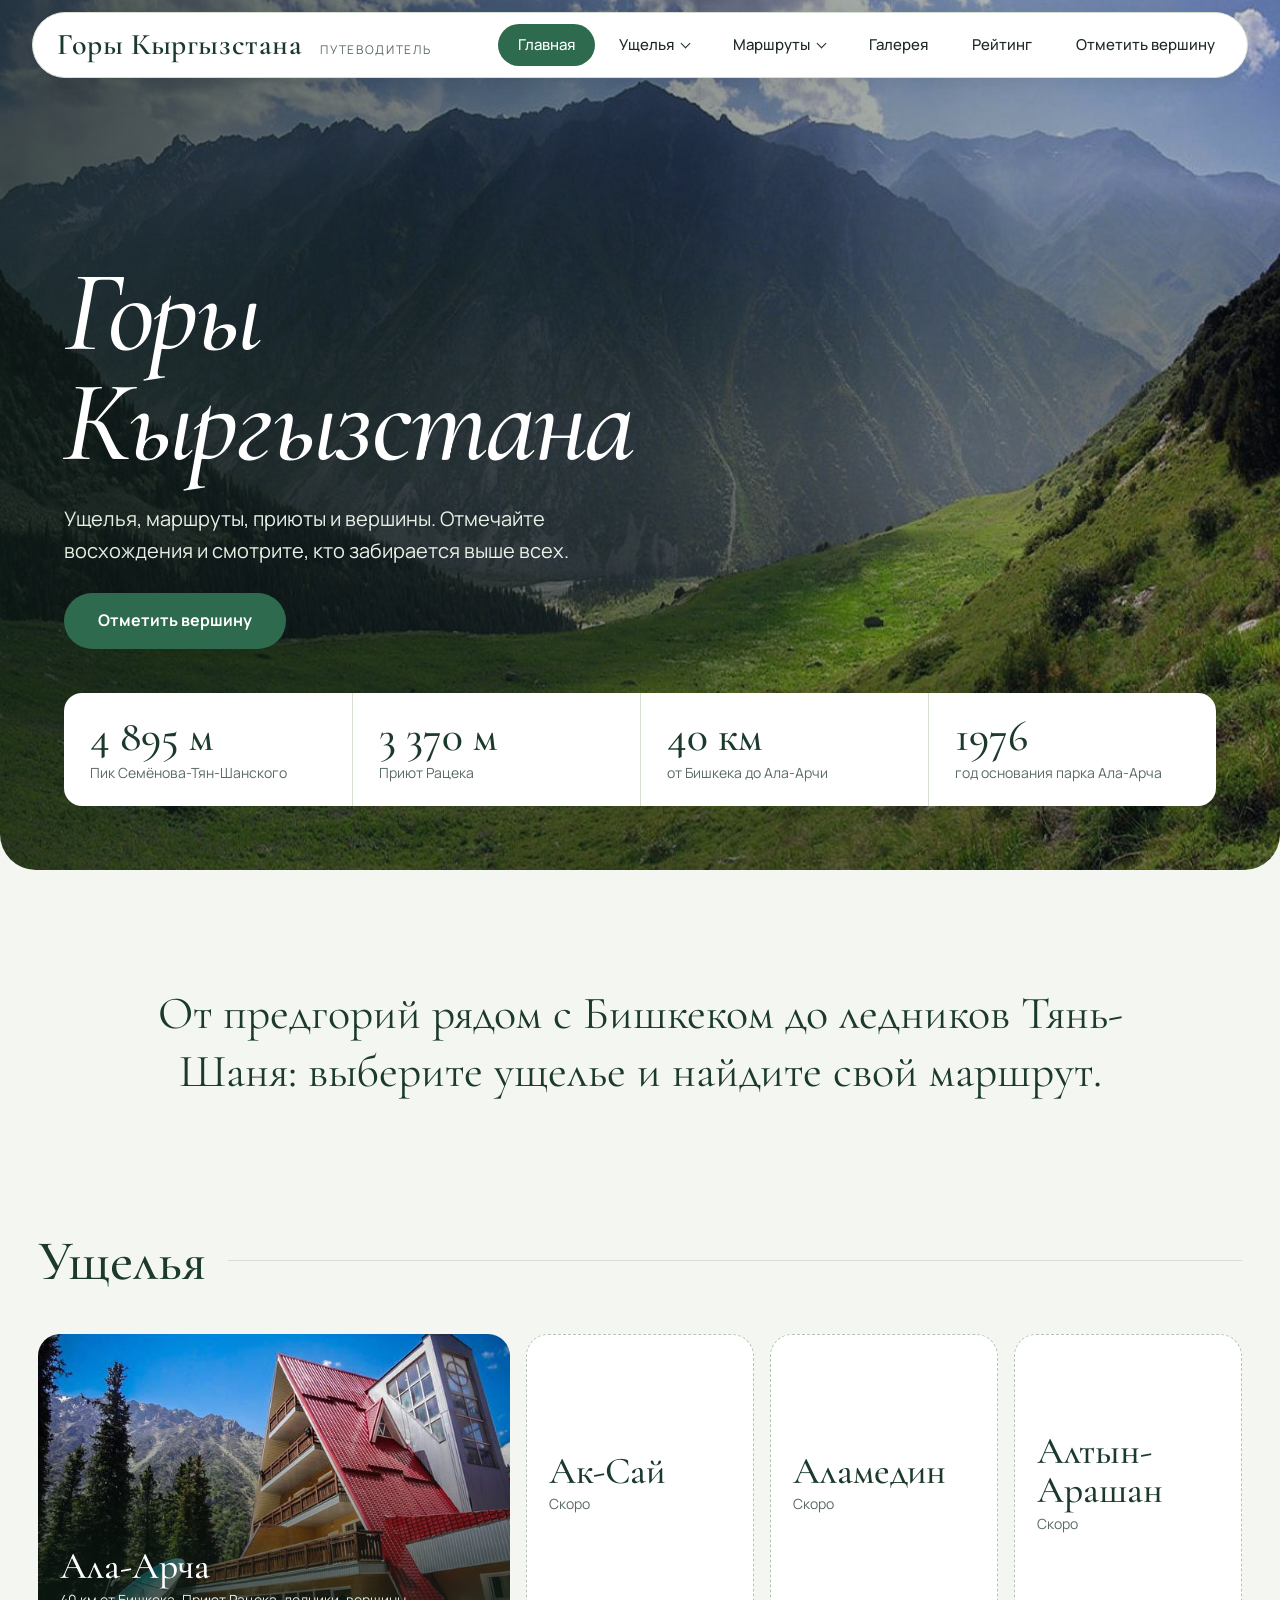
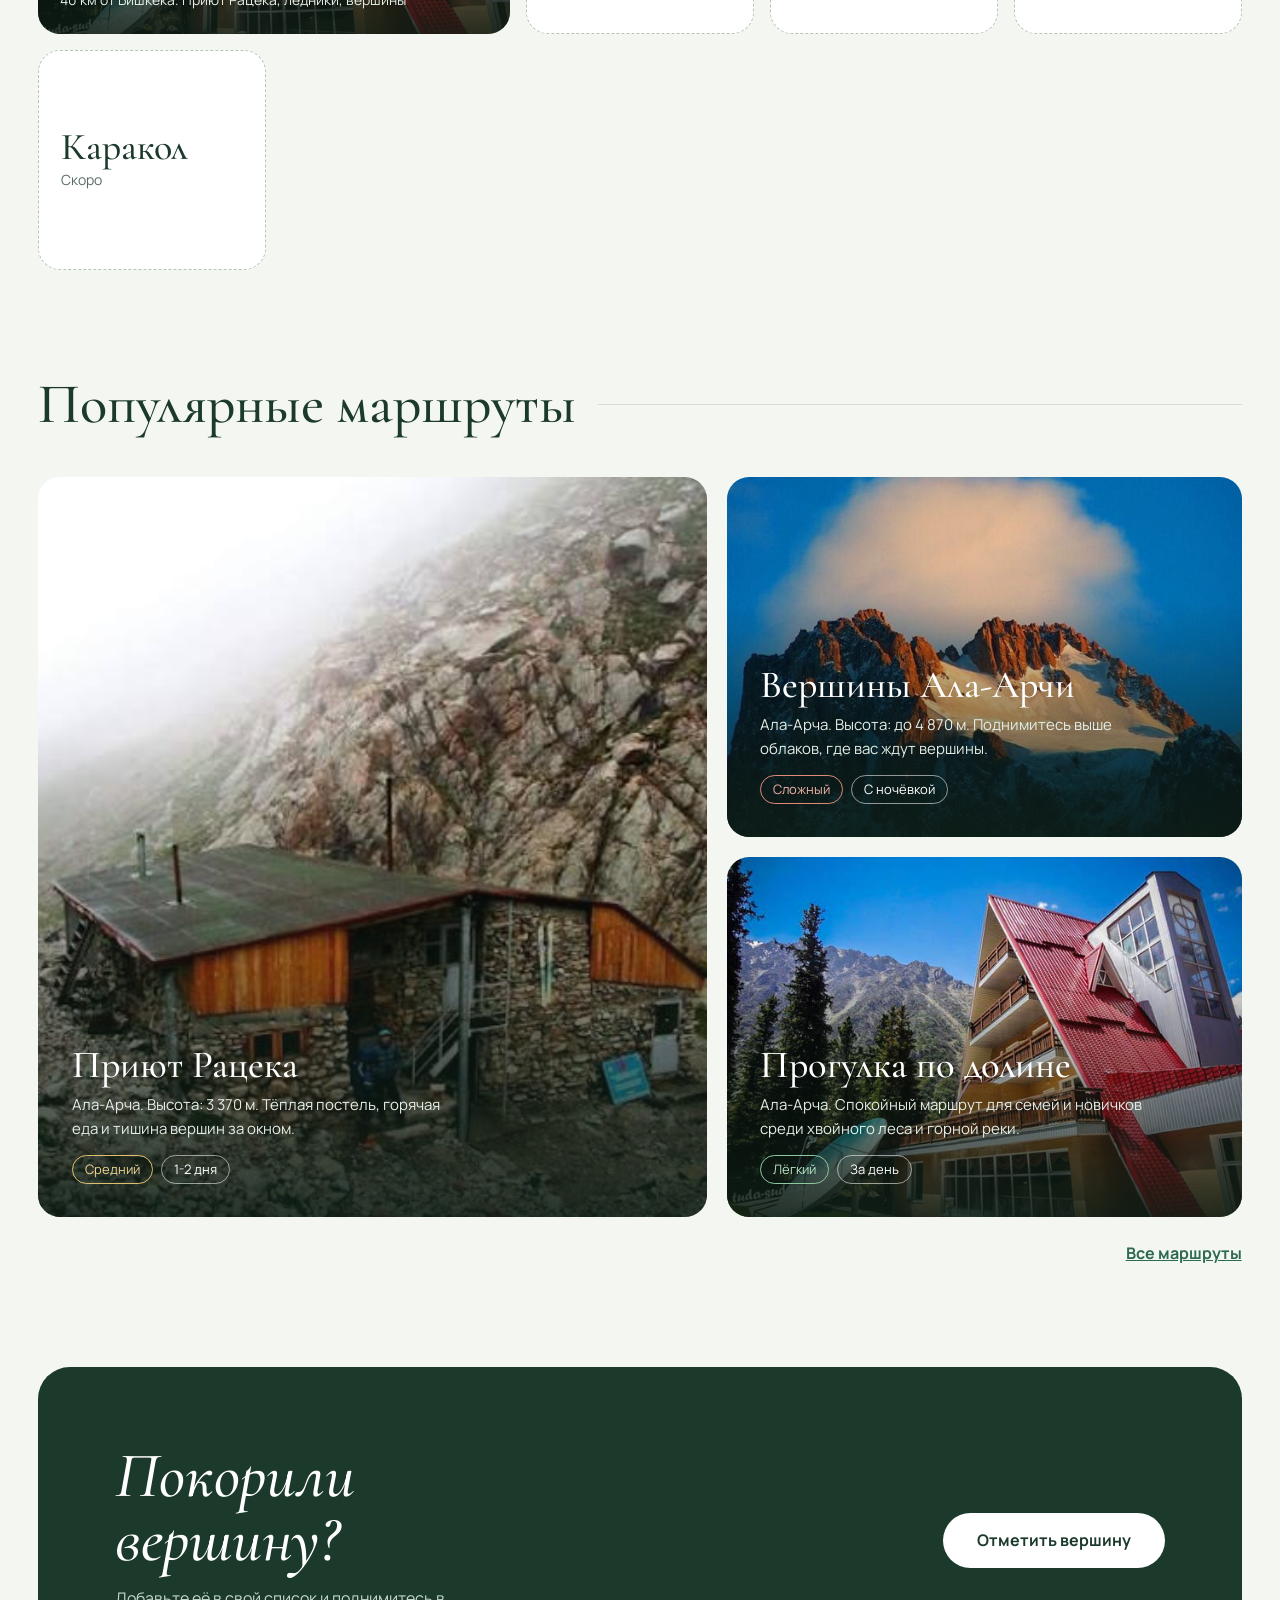
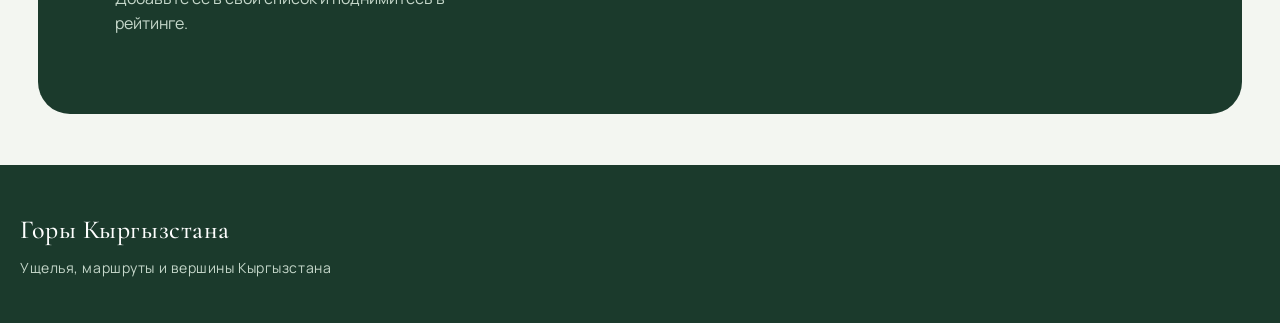
<file: index.html>
<!DOCTYPE html>
<html lang="ru">
<head>
  <meta charset="UTF-8">
  <meta name="viewport" content="width=device-width, initial-scale=1.0">
  <meta name="description" content="Горы Кыргызстана: ущелья, популярные маршруты, приюты и вершины. Отметки восхождений и рейтинг альпинистов.">
  <meta name="theme-color" content="#F3F6F1">
  <title>Главная | Горы Кыргызстана</title>

  <link rel="icon" href="data:image/svg+xml,%3Csvg xmlns='http://www.w3.org/2000/svg' viewBox='0 0 100 100'%3E%3Ctext y='.9em' font-size='90'%3E%E2%9B%B0%EF%B8%8F%3C/text%3E%3C/svg%3E">

  <link rel="preconnect" href="https://fonts.googleapis.com">
  <link rel="preconnect" href="https://fonts.gstatic.com" crossorigin>
  <link href="https://fonts.googleapis.com/css2?family=Cormorant+Garamond:ital,wght@0,500;0,600;1,500&family=Manrope:wght@400;500;700&display=swap" rel="stylesheet">

  <link rel="stylesheet" href="style.css">
</head>
<body data-page="home">
  <a class="skip" href="#main">Перейти к содержимому</a>

  <div class="page">
    <!-- Шапка заполняется скриптом app.js -->
    <header class="header" id="site-header"></header>

    <section class="hero">
      <h1>Горы Кыргызстана</h1>
      <p>Ущелья, маршруты, приюты и вершины. Отмечайте восхождения и смотрите, кто забирается выше всех.</p>
      <a class="btn" href="add-peak.html">Отметить вершину</a>

      <!-- Ключевые цифры по Ала-Арче: замените на общие по стране, если нужно -->
      <div class="facts">
        <div><b>4 895 м</b><span>Пик Семёнова-Тян-Шанского</span></div>
        <div><b>3 370 м</b><span>Приют Рацека</span></div>
        <div><b>40 км</b><span>от Бишкека до Ала-Арчи</span></div>
        <div><b>1976</b><span>год основания парка Ала-Арча</span></div>
      </div>
    </section>

    <main class="wrap" id="main">
      <p class="intro">От предгорий рядом с Бишкеком до ледников Тянь-Шаня: выберите ущелье и найдите свой маршрут.</p>

      <!-- Ущелья -->
      <h2 class="title" id="gorges">Ущелья</h2>
      <div class="gorges">
        <a class="gorge" href="gorges/ala-archa.html">
          <img class="gorge__img" src="images/ala-archa-6.jpg" alt="Ущелье Ала-Арча" loading="lazy" decoding="async">
          <span class="gorge__name">Ала-Арча</span>
          <span class="gorge__meta">40 км от Бишкека. Приют Рацека, ледники, вершины</span>
        </a>

        <!-- Ущелья без готовой страницы: не ссылки, с пометкой «Скоро» -->
        <div class="gorge gorge--soon">
          <span class="gorge__name">Ак-Сай</span>
          <span class="gorge__meta">Скоро</span>
        </div>
        <div class="gorge gorge--soon">
          <span class="gorge__name">Аламедин</span>
          <span class="gorge__meta">Скоро</span>
        </div>
        <div class="gorge gorge--soon">
          <span class="gorge__name">Алтын-Арашан</span>
          <span class="gorge__meta">Скоро</span>
        </div>
        <div class="gorge gorge--soon">
          <span class="gorge__name">Каракол</span>
          <span class="gorge__meta">Скоро</span>
        </div>
      </div>

      <!-- Популярные маршруты -->
      <h2 class="title" id="routes">Популярные маршруты</h2>
      <div class="cards">
        <article class="card">
          <img class="card__img" src="images/ratsek-hut.jpg" alt="Приют Рацека" loading="lazy" decoding="async">
          <div>
            <h3 class="card__title"><a href="routes/ratsek-hut.html">Приют Рацека</a></h3>
            <p class="card__text">Ала-Арча. Высота: 3 370 м. Тёплая постель, горячая еда и тишина вершин за окном.</p>
            <p class="tags"><span class="tag tag--mid">Средний</span><span class="tag">1-2 дня</span></p>
          </div>
        </article>

        <article class="card">
          <img class="card__img" src="images/korona-peak.jpg" alt="Вершины Ала-Арчи" loading="lazy" decoding="async">
          <div>
            <h3 class="card__title"><a href="routes/peaks.html">Вершины Ала-Арчи</a></h3>
            <p class="card__text">Ала-Арча. Высота: до 4 870 м. Поднимитесь выше облаков, где вас ждут вершины.</p>
            <p class="tags"><span class="tag tag--hard">Сложный</span><span class="tag">С ночёвкой</span></p>
          </div>
        </article>

        <article class="card">
          <img class="card__img" src="images/ala-archa-6.jpg" alt="Прогулка по долине Ала-Арчи" loading="lazy" decoding="async">
          <div>
            <h3 class="card__title"><a href="routes/valley-walk.html">Прогулка по долине</a></h3>
            <p class="card__text">Ала-Арча. Спокойный маршрут для семей и новичков среди хвойного леса и горной реки.</p>
            <p class="tags"><span class="tag tag--easy">Лёгкий</span><span class="tag">За день</span></p>
          </div>
        </article>
      </div>
      <p class="more"><a href="routes.html">Все маршруты</a></p>

      <section class="cta">
        <div>
          <h2>Покорили вершину?</h2>
          <p>Добавьте её в свой список и поднимитесь в рейтинге.</p>
        </div>
        <a class="btn" href="add-peak.html">Отметить вершину</a>
      </section>
    </main>

    <footer class="footer" id="site-footer"></footer>
  </div>

  <script src="app.js"></script>
</body>
</html>
</file>
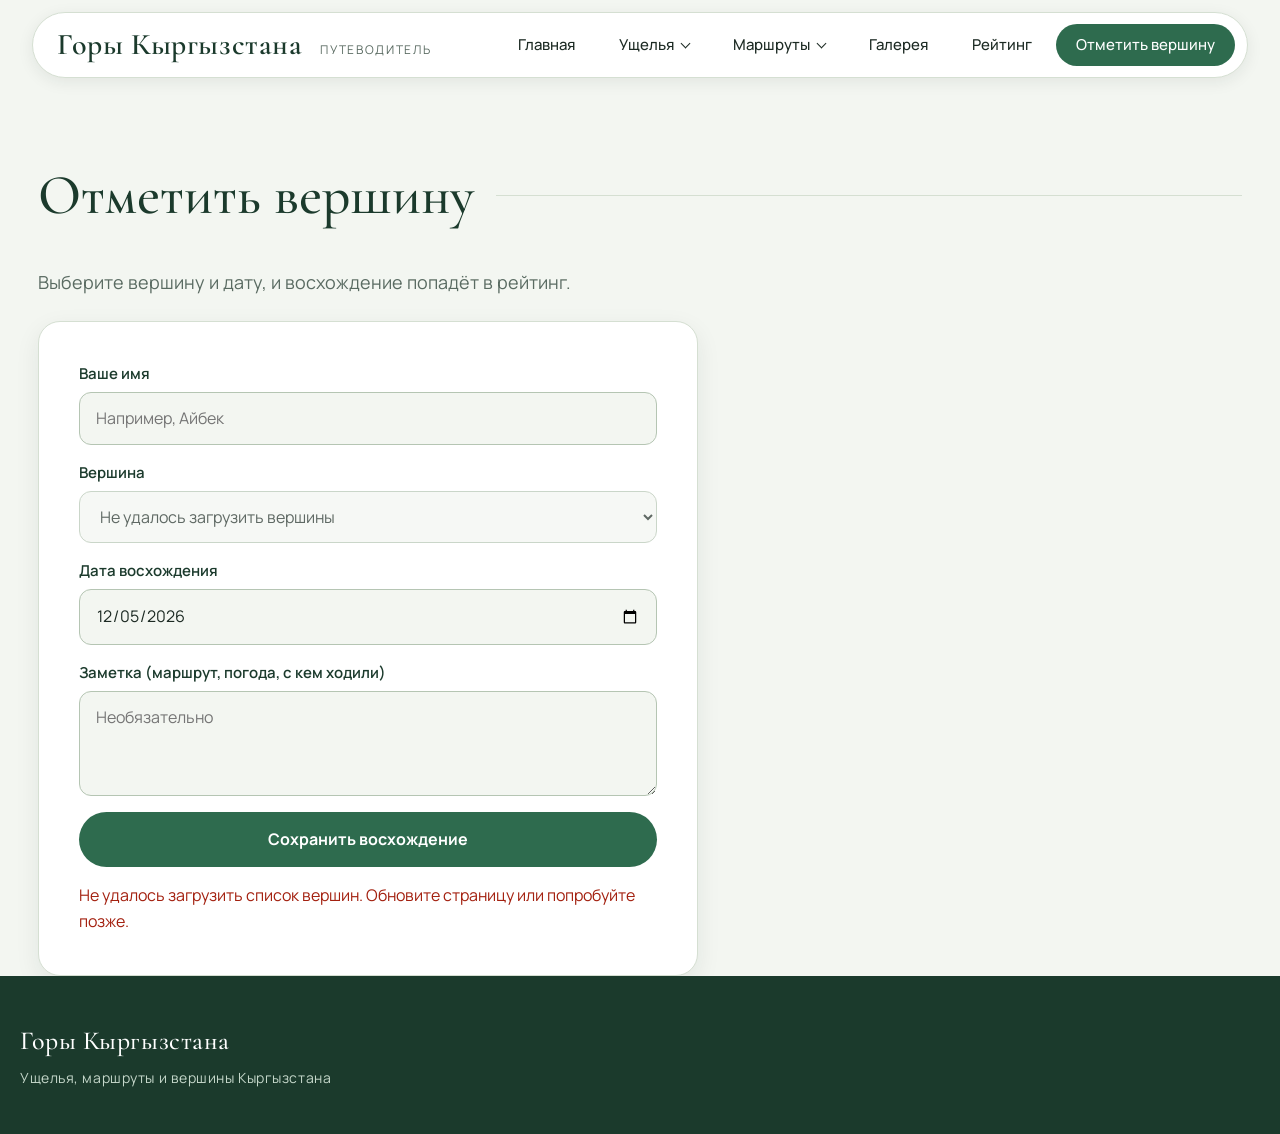
<file: add-peak.html>
<!DOCTYPE html>
<html lang="ru">
<head>
  <!-- Кодировка и масштаб для телефонов -->
  <meta charset="UTF-8">
  <meta name="viewport" content="width=device-width, initial-scale=1.0">
  <meta name="description" content="Ала-Арча: природный парк в Кыргызстане. Маршруты, приюты и вершины, отметки восхождений и рейтинг альпинистов.">
  <meta name="theme-color" content="#0C1B14">
  <title>Отметить вершину | Природный парк Ала-Арча</title>

  <!-- Значок вкладки (встроен в код, поэтому нет лишнего запроса favicon.ico) -->
  <link rel="icon" href="data:image/svg+xml,%3Csvg xmlns='http://www.w3.org/2000/svg' viewBox='0 0 100 100'%3E%3Ctext y='.9em' font-size='90'%3E%E2%9B%B0%EF%B8%8F%3C/text%3E%3C/svg%3E">

  <!-- Шрифты Google: Cormorant Garamond для заголовков, Manrope для текста (есть кириллица) -->
  <link rel="preconnect" href="https://fonts.googleapis.com">
  <link rel="preconnect" href="https://fonts.gstatic.com" crossorigin>
  <link href="https://fonts.googleapis.com/css2?family=Cormorant+Garamond:ital,wght@0,500;0,600;1,500&family=Manrope:wght@400;500;700&display=swap" rel="stylesheet">

  <!-- Общие стили сайта -->
  <link rel="stylesheet" href="style.css">
</head>
<body data-page="add">
  <!-- Ссылка для клавиатуры: сразу к содержимому -->
  <a class="skip" href="#main">Перейти к содержимому</a>

  <div class="page">
    <!-- Шапка и меню: заполняются скриптом app.js (одинаковые на всех страницах) -->
    <header class="header" id="site-header"></header>

    <main class="wrap" id="main">
      <div class="page-head">
        <h1 class="title">Отметить вершину</h1>
        <p class="lead">Выберите вершину и дату, и восхождение попадёт в рейтинг.</p>
      </div>

      <!-- Форма: данные отправляет app.js (раздел «Отметить вершину») -->
      <form class="form" id="ascent-form">
        <label for="climber-name">Ваше имя
          <input id="climber-name" name="name" required minlength="2" maxlength="40" autocomplete="name" placeholder="Например, Айбек">
        </label>

        <label for="peak-select">Вершина
          <select id="peak-select" name="peak" required disabled>
            <option value="" disabled selected>Загрузка вершин…</option>
          </select>
        </label>

        <label for="climb-date">Дата восхождения
          <input id="climb-date" type="date" name="date" required>
        </label>

        <label for="climb-note">Заметка (маршрут, погода, с кем ходили)
          <textarea id="climb-note" name="note" rows="3" maxlength="500" placeholder="Необязательно"></textarea>
        </label>

        <button class="btn" type="submit">Сохранить восхождение</button>
        <p class="msg" id="msg" role="status"></p>
      </form>
    </main>

    <!-- Подвал: заполняется скриптом app.js -->
    <footer class="footer" id="site-footer"></footer>
  </div>

  <!-- Общий скрипт: шапка, подвал, работа с базой и логика страницы -->
  <script src="app.js"></script>
</body>
</html>
</file>
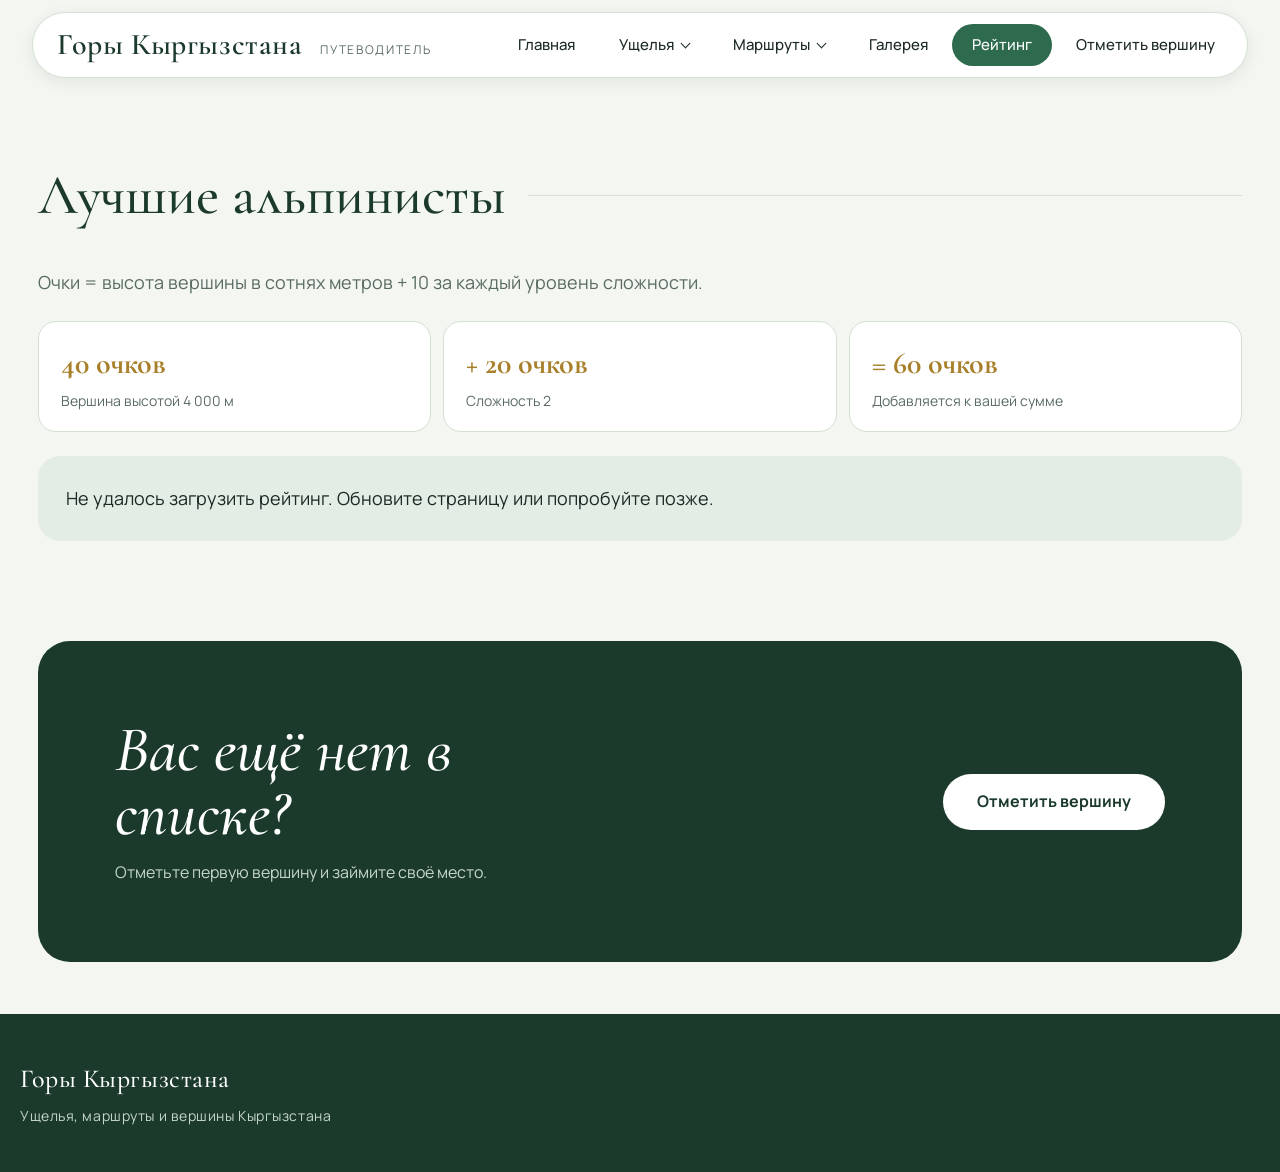
<file: top.html>
<!DOCTYPE html>
<html lang="ru">
<head>
  <!-- Кодировка и масштаб для телефонов -->
  <meta charset="UTF-8">
  <meta name="viewport" content="width=device-width, initial-scale=1.0">
  <meta name="description" content="Ала-Арча: природный парк в Кыргызстане. Маршруты, приюты и вершины, отметки восхождений и рейтинг альпинистов.">
  <meta name="theme-color" content="#0C1B14">
  <title>Рейтинг альпинистов | Природный парк Ала-Арча</title>

  <!-- Значок вкладки (встроен в код, поэтому нет лишнего запроса favicon.ico) -->
  <link rel="icon" href="data:image/svg+xml,%3Csvg xmlns='http://www.w3.org/2000/svg' viewBox='0 0 100 100'%3E%3Ctext y='.9em' font-size='90'%3E%E2%9B%B0%EF%B8%8F%3C/text%3E%3C/svg%3E">

  <!-- Шрифты Google: Cormorant Garamond для заголовков, Manrope для текста (есть кириллица) -->
  <link rel="preconnect" href="https://fonts.googleapis.com">
  <link rel="preconnect" href="https://fonts.gstatic.com" crossorigin>
  <link href="https://fonts.googleapis.com/css2?family=Cormorant+Garamond:ital,wght@0,500;0,600;1,500&family=Manrope:wght@400;500;700&display=swap" rel="stylesheet">

  <!-- Общие стили сайта -->
  <link rel="stylesheet" href="style.css">
</head>
<body data-page="top">
  <!-- Ссылка для клавиатуры: сразу к содержимому -->
  <a class="skip" href="#main">Перейти к содержимому</a>

  <div class="page">
    <!-- Шапка и меню: заполняются скриптом app.js (одинаковые на всех страницах) -->
    <header class="header" id="site-header"></header>

    <main class="wrap" id="main">
      <!-- Заголовок страницы и правило подсчёта -->
      <div class="page-head">
        <h1 class="title">Лучшие альпинисты</h1>
        <p class="lead">Очки = высота вершины в сотнях метров + 10 за каждый уровень сложности.</p>
      </div>

      <!-- Пример подсчёта очков -->
      <div class="rules">
        <div><b>40 очков</b><span>Вершина высотой 4 000 м</span></div>
        <div><b>+ 20 очков</b><span>Сложность 2</span></div>
        <div><b>= 60 очков</b><span>Добавляется к вашей сумме</span></div>
      </div>

      <!-- Список лидеров: app.js заменяет «Загрузка» на данные из базы -->
      <ol class="board" id="board" aria-live="polite"><li class="empty">Загрузка рейтинга…</li></ol>

      <!-- Призыв добавить свою вершину -->
      <section class="cta">
        <div>
          <h2>Вас ещё нет в списке?</h2>
          <p>Отметьте первую вершину и займите своё место.</p>
        </div>
        <a class="btn" href="add-peak.html">Отметить вершину</a>
      </section>
    </main>

    <!-- Подвал: заполняется скриптом app.js -->
    <footer class="footer" id="site-footer"></footer>
  </div>

  <!-- Общий скрипт: шапка, подвал, работа с базой и логика страницы -->
  <script src="app.js"></script>
</body>
</html>
</file>
<file: style.css>
/* ===== Палитра, шрифты и радиус скругления. Цвета сайта меняются только здесь ===== */
/* Светлая спокойная схема: все поверхности сплошные, без прозрачности и размытия */
:root{
  --bg:#F3F6F1;          /* фон страниц */
  --surface:#FFFFFF;     /* карточки, шапка, меню */
  --text:#1C2A23;        /* основной текст */
  --muted:#5A6B62;       /* второстепенный текст */
  --line:#D5DFD2;        /* линии и рамки */
  --green:#2E6B4E;       /* кнопки, активный пункт меню */
  --green-hover:#245840; /* кнопка при наведении */
  --green-dark:#1B3A2C;  /* заголовки, подвал, тёмные блоки */
  --green-soft:#E3EDE5;  /* светло-зелёные плашки */
  --gold:#A87F2A;        /* места в рейтинге и ссылки-акценты */
  --serif:"Cormorant Garamond","Playfair Display",Georgia,serif;
  --sans:"Manrope","Helvetica Neue",Arial,sans-serif;
  --r:22px;
}

/* ===== Сброс отступов; плавная прокрутка к якорям с запасом под липкую шапку ===== */
*{box-sizing:border-box;margin:0;padding:0}
html{scroll-behavior:smooth;scroll-padding-top:96px}

/* ===== Основа страницы: светлый фон и тёмный текст ===== */
body{font-family:var(--sans);color:var(--text);background:var(--bg);min-height:100svh;line-height:1.6;-webkit-font-smoothing:antialiased}

/* ===== Базовые элементы: картинки не выходят за блок, ссылки наследуют цвет ===== */
img{display:block;max-width:100%}
a{color:inherit}

/* ===== Рамка фокуса для навигации с клавиатуры (доступность) ===== */
:focus-visible{outline:2px solid var(--green);outline-offset:3px}

/* ===== Ссылка «Перейти к содержимому»: видна только при фокусе (для клавиатуры и экранных читалок) ===== */
.skip{position:absolute;left:12px;top:-64px;z-index:50;padding:10px 18px;border-radius:999px;background:var(--green);color:#fff;font-weight:700;text-decoration:none}
.skip:focus{top:12px}

/* ===== Каркас: шапка сверху, контент растягивается, подвал прижат вниз ===== */
.page{min-height:100svh;display:flex;flex-direction:column}
.wrap{width:100%;max-width:1480px;margin:0 auto;padding:0 clamp(14px,3vw,48px)}
main{flex:1;padding-bottom:clamp(48px,8vw,110px)}

/* ===== Шапка: белая капсула с тонкой рамкой, остаётся на экране при прокрутке.
   min-height резервирует место, пока скрипт app.js вставляет меню ===== */
.header{position:sticky;top:12px;z-index:20;display:flex;justify-content:space-between;align-items:center;flex-wrap:wrap;gap:12px;min-height:66px;margin:12px clamp(10px,2.5vw,36px) 0;padding:10px 12px 10px 24px;background:var(--surface);border:1px solid var(--line);border-radius:999px;box-shadow:0 4px 16px rgba(28,42,35,.08)}

/* ===== Логотип и подпись «путеводитель» ===== */
.logo{font-family:var(--serif);font-size:30px;font-weight:600;letter-spacing:.02em;text-decoration:none;line-height:1;color:var(--green-dark)}
.logo small{margin-left:10px;font-family:var(--sans);font-size:12px;font-weight:400;letter-spacing:.14em;color:var(--muted)}

/* ===== Меню: кнопки-капсулы, активная страница залита зелёным ===== */
.nav{display:flex;flex-wrap:wrap;align-items:center;gap:4px}
.nav__link{padding:9px 20px;border-radius:999px;font-size:15px;font-weight:500;text-decoration:none;color:var(--text);transition:background .2s,color .2s}
.nav__link:hover{background:var(--green-soft)}
.nav__link[aria-current="page"]{background:var(--green);color:#fff}

/* ===== Выпадающие списки меню: «Ущелья» и «Маршруты» ===== */
.nav__group{position:relative}
.nav__btn{font:inherit;font-size:15px;font-weight:500;background:none;border:0;cursor:pointer}
.nav__btn::after{content:"";display:inline-block;width:6px;height:6px;margin:0 0 3px 8px;border:solid currentColor;border-width:0 1.5px 1.5px 0;transform:rotate(45deg)}
.nav__menu{display:none;position:absolute;top:calc(100% + 10px);right:0;z-index:30;min-width:240px;padding:8px;background:var(--surface);border:1px solid var(--line);border-radius:20px;box-shadow:0 10px 28px rgba(28,42,35,.14)}
.nav__menu::before{content:"";position:absolute;left:0;right:0;top:-12px;height:12px}
.nav__group.is-open .nav__menu,.nav__group:focus-within .nav__menu{display:block}
@media(hover:hover){.nav__group:hover .nav__menu{display:block}}
.nav__menu a,.nav__menu span{display:block;padding:10px 16px;border-radius:12px;font-size:15px;text-decoration:none;color:var(--text)}
.nav__menu a:hover{background:var(--green-soft)}
.nav__menu span{color:var(--muted);opacity:.75}
.nav__menu hr{height:1px;margin:6px 8px;border:0;background:var(--line)}

/* ===== Главный экран: фото на весь экран, заходит под шапку (отрицательный margin-top).
   Поверх фото простое тёмное затемнение, чтобы белый текст читался ===== */
.hero{position:relative;color:#fff;min-height:calc(100svh - 24px);margin-top:-84px;display:flex;flex-direction:column;justify-content:flex-end;align-items:flex-start;gap:26px;padding:clamp(24px,5vw,72px);background:linear-gradient(90deg,rgba(14,30,22,.72),rgba(14,30,22,.22)),url("images/ala-archa-gorge.jpg") center/cover no-repeat var(--green-dark);border-radius:0 0 36px 36px}
.hero h1{max-width:15ch;font-family:var(--serif);font-size:clamp(46px,9vw,136px);font-weight:500;font-style:italic;line-height:.95;letter-spacing:-.02em}
.hero p{max-width:46ch;font-size:clamp(16px,1.6vw,20px);color:#E8EFE6}

/* ===== Плавное появление элементов hero (отключается настройкой «уменьшить движение») ===== */
.hero>*{animation:rise 1s cubic-bezier(.2,.7,.2,1) both}
.hero>:nth-child(2){animation-delay:.15s}
.hero>:nth-child(3){animation-delay:.3s}
@keyframes rise{from{opacity:0;transform:translateY(24px)}}

/* ===== Кнопка (зелёная); disabled — пока идёт сохранение формы ===== */
.btn{display:inline-block;padding:15px 34px;border-radius:999px;background:var(--green);color:#fff;font:inherit;font-size:16px;font-weight:700;text-decoration:none;border:0;cursor:pointer;transition:background .2s,transform .2s}
.btn:hover{background:var(--green-hover);transform:translateY(-2px)}
.btn:disabled{opacity:.6;cursor:wait;transform:none}

/* ===== Полоса с цифрами внизу hero (белая плашка, 4 колонки) ===== */
.facts{display:grid;grid-template-columns:repeat(4,1fr);width:100%;margin-top:18px;background:var(--surface);color:var(--text);border-radius:18px}
.facts div{padding:20px 26px;border-left:1px solid var(--line)}
.facts div:first-child{border-left:0}
.facts b{display:block;font-family:var(--serif);font-size:clamp(28px,3.4vw,46px);font-weight:500;line-height:1.1;color:var(--green-dark)}
.facts span{font-size:14px;color:var(--muted)}

/* ===== Вступительная фраза и заголовок раздела (с тонкой линией справа) ===== */
.intro{max-width:980px;margin:clamp(56px,9vw,130px) auto;text-align:center;font-family:var(--serif);font-size:clamp(26px,3.6vw,48px);line-height:1.25;color:var(--green-dark)}
.title{display:flex;align-items:center;gap:22px;margin:0 0 28px;font-family:var(--serif);font-size:clamp(34px,4.4vw,60px);font-weight:500;color:var(--green-dark)}
.title::after{content:"";flex:1;height:1px;background:var(--line)}

/* ===== Ущелья на главной: первая карточка с фото шире, остальные «Скоро» ===== */
.gorges{display:grid;grid-template-columns:repeat(auto-fit,minmax(220px,1fr));gap:16px;margin-bottom:clamp(48px,7vw,100px)}
.gorge{position:relative;isolation:isolate;overflow:hidden;display:flex;flex-direction:column;justify-content:flex-end;gap:2px;min-height:220px;padding:22px;border-radius:var(--r);text-decoration:none;color:var(--text)}
a.gorge{color:#fff}
a.gorge:first-child{grid-column:span 2;min-height:300px}
.gorge__img{position:absolute;inset:0;z-index:-2;width:100%;height:100%;object-fit:cover;transition:transform 1.2s cubic-bezier(.2,.7,.2,1)}
a.gorge:hover .gorge__img{transform:scale(1.05)}
a.gorge::before{content:"";position:absolute;inset:0;z-index:-1;background:linear-gradient(180deg,transparent 30%,rgba(14,30,22,.85))}
.gorge__name{font-family:var(--serif);font-size:clamp(28px,3vw,38px);font-weight:500;line-height:1.05}
.gorge__meta{font-size:14px;color:#E3EDE5}
.gorge--soon{justify-content:center;background:var(--surface);border:1px dashed #B5C5B3}
.gorge--soon .gorge__name{color:var(--green-dark)}
.gorge--soon .gorge__meta{color:var(--muted)}

/* ===== Карточки на главной: первая большая слева на две строки ===== */
.cards{display:grid;grid-template-columns:1.3fr 1fr;grid-template-rows:auto auto;gap:20px}
.card{position:relative;display:flex;flex-direction:column;justify-content:flex-end;min-height:360px;border-radius:var(--r);overflow:hidden;color:#fff;isolation:isolate}
.card:first-child{grid-row:span 2;min-height:740px}

/* ===== Фото карточки лежит на заднем плане и медленно приближается при наведении ===== */
.card__img{position:absolute;inset:0;z-index:-2;width:100%;height:100%;object-fit:cover;transition:transform 1.2s cubic-bezier(.2,.7,.2,1)}
.card:hover .card__img{transform:scale(1.05)}

/* ===== Затемнение под текстом карточки и сам текст ===== */
.card::before{content:"";position:absolute;inset:0;z-index:-1;background:linear-gradient(180deg,transparent 35%,rgba(14,30,22,.88))}
.card>div{padding:clamp(20px,2.6vw,36px)}
.card__title{font-family:var(--serif);font-size:clamp(28px,3vw,42px);font-weight:500;line-height:1.05;margin-bottom:8px}
.card__title a{text-decoration:none}
.card__title a::after{content:"";position:absolute;inset:0}
.card__text{max-width:44ch;font-size:15px;color:#E3EDE5}

/* ===== Метки маршрута (сложность, длительность) и ссылка «Все маршруты» ===== */
.tags{display:flex;flex-wrap:wrap;gap:8px;margin-top:14px}
.tag{padding:3px 12px;border:1px solid rgba(255,255,255,.55);border-radius:999px;font-size:13px;color:#fff}
.tag--easy{border-color:#8fc79f;color:#b7e2c3}
.tag--mid{border-color:#e0c070;color:#efd592}
.tag--hard{border-color:#e08a7a;color:#f2b3a7}
.more{margin-top:24px;text-align:right}
.more a{font-weight:700;color:var(--green)}

/* ===== Тёмно-зелёный блок с призывом к действию (главная и рейтинг) ===== */
.cta{display:flex;justify-content:space-between;align-items:center;flex-wrap:wrap;gap:24px;margin: clamp(56px,8vw,100px) 0 clamp(24px,4vw,60px);padding:clamp(36px,6vw,88px);border-radius:32px;background:var(--green-dark);color:#fff}
.cta h2{max-width:16ch;font-family:var(--serif);font-size:clamp(36px,5vw,68px);font-weight:500;font-style:italic;line-height:1}
.cta p{max-width:38ch;margin-top:14px;color:#C5D7CA}
.cta .btn{background:#fff;color:var(--green-dark)}
.cta .btn:hover{background:var(--green-soft)}

/* ===== Внутренние страницы: заголовок и вступление ===== */
.page-head{padding:clamp(32px,6vw,72px) 0 24px}
.lead{max-width:70ch;color:var(--muted);font-size:18px}

/* ===== Галерея: раздел = заголовок слева + абзац справа + сетка из 10 фото ===== */
.g-section{margin-top:48px}
.g-head{display:grid;grid-template-columns:minmax(180px,.35fr) 1fr;gap:24px;margin-bottom:18px;align-items:end}
.g-head h2{font-family:var(--serif);font-size:42px;font-weight:500;color:var(--green-dark)}
.g-head p{color:var(--muted)}

/* ===== Сетка фото: строки фиксированной высоты, ячейки заполняют их целиком ===== */
.g-grid{display:grid;grid-template-columns:repeat(3,1fr);grid-auto-rows:clamp(160px,18vw,260px);gap:14px}
.g-grid--alt{grid-template-columns:repeat(5,1fr)}

/* ===== Фото-кнопка: по клику открывается просмотр ===== */
.ph{display:block;width:100%;height:100%;padding:0;border:0;border-radius:18px;overflow:hidden;cursor:zoom-in;background:var(--green-soft)}
.ph img{width:100%;height:100%;object-fit:cover;transition:transform .8s}
.ph:hover img{transform:scale(1.04)}

/* ===== Если файла фото нет: вместо значка ошибки показываем светло-зелёную плитку ===== */
.ph--missing{cursor:default;background:var(--green-soft)}
.ph--missing img{display:none}

/* ===== Окно просмотра фото (белая плашка поверх затемнённого фона) ===== */
dialog{color:var(--text);margin:auto;max-width:min(94vw,1200px);border:0;border-radius:24px;background:var(--surface);padding:14px}
dialog::backdrop{background:rgba(14,30,22,.85)}
dialog img{max-height:78svh;margin:0 auto 12px;border-radius:14px}
dialog p{margin:0 6px 12px;font-family:var(--serif);font-size:22px}

/* ===== Рейтинг: три плашки с примером подсчёта очков ===== */
.rules{display:grid;grid-template-columns:repeat(3,1fr);gap:12px;margin-bottom:24px}
.rules div{padding:18px 22px;border:1px solid var(--line);border-radius:18px;background:var(--surface)}
.rules b{display:block;font-family:var(--serif);font-size:30px;color:var(--gold)}
.rules span{font-size:14px;color:var(--muted)}

/* ===== Рейтинг: строка = место, имя с подписью, очки. Первые три места тёмно-зелёные ===== */
.board{list-style:none;display:grid;gap:10px}
.board li{color:var(--text);display:grid;grid-template-columns:56px 1fr auto;align-items:center;gap:14px;padding:16px 24px;background:var(--surface);border:1px solid var(--line);border-radius:18px;font-size:18px}
.board .rank{font-family:var(--serif);font-size:34px;font-weight:600;color:var(--green)}
.board li:nth-child(-n+3){background:var(--green-dark);border-color:var(--green-dark);color:#fff}
.board li:nth-child(-n+3) .rank{color:#E3C27A}
.board small{display:block;font-size:14px;font-weight:400;opacity:.7}
.board .pts{font-family:var(--serif);font-size:32px;font-weight:600;text-align:right;line-height:1.1}

/* ===== Сообщение вместо списка («загрузка», «пусто», «ошибка»): обычный блок, а не сетка ===== */
.empty,.board li.empty{display:block;color:var(--text);padding:28px;background:var(--green-soft);border:0;border-radius:var(--r);font-size:18px}

/* ===== Форма добавления восхождения (белая карточка) ===== */
.form{color:var(--text);display:grid;gap:16px;max-width:660px;padding:clamp(22px,4vw,40px);background:var(--surface);border:1px solid var(--line);border-radius:var(--r);box-shadow:0 8px 24px rgba(28,42,35,.08)}
.form label{display:grid;gap:6px;font-size:15px;font-weight:600;color:var(--green-dark)}
.form input,.form select,.form textarea{width:100%;padding:13px 16px;border:1px solid #B5C5B3;border-radius:12px;background:var(--bg);font:inherit;font-size:16px;font-weight:400;color:var(--text)}
.form input:focus,.form select:focus,.form textarea:focus{outline:2px solid var(--green);border-color:transparent}
.form textarea{resize:vertical}

/* ===== Сообщение под формой: успех (зелёный) или ошибка (красный) ===== */
.msg{min-height:1.4em;font-size:16px;color:var(--green)}
.msg.err{color:#a3200f}

/* ===== Подвал ===== */
.footer{padding:44px 20px;margin-top:32px:text-align:center;font-size:14px;letter-spacing:.04em;background:var(--green-dark);color:#C5D7CA}
.footer b{display:block;margin-bottom:6px;font-family:var(--serif);font-size:26px;font-weight:500;color:#fff}

/* ===== Компьютер: в сетке из трёх колонок первое и последнее фото занимают две ячейки,
   чтобы все 10 фото складывались в ровные строки без пустого места ===== */
@media(min-width:901px){.g-grid:not(.g-grid--alt) .ph:first-child,.g-grid:not(.g-grid--alt) .ph:last-child{grid-column:span 2}}

/* ===== Планшеты: карточки в одну колонку, галерея в две ===== */
@media(max-width:900px){
  .cards{grid-template-columns:1fr}
  .card:first-child{grid-row:auto;min-height:480px}
  .facts{grid-template-columns:repeat(2,1fr)}
  .facts div:nth-child(3){border-left:0}
  .facts div:nth-child(n+3){border-top:1px solid var(--line)}
  .g-grid,.g-grid--alt{grid-template-columns:repeat(2,1fr)}
}

/* ===== Телефоны: компактное меню, одна колонка ===== */
@media(max-width:600px){
  .header{border-radius:28px;padding:12px 16px}
  .logo small{display:none}
  .nav{width:100%;justify-content:space-between}
  .nav__link{padding:8px 10px;font-size:13px}
  .nav__btn{font-size:13px}
  .nav__group{position:static}
  .nav__menu{left:12px;right:12px;top:calc(100% + 8px)}
  a.gorge:first-child{grid-column:auto}
  .cta{align-items:flex-start;flex-direction:column}
  .board li{grid-template-columns:40px 1fr auto;padding:14px 16px;font-size:16px}
  .board .pts{font-size:22px}
  .rules{grid-template-columns:1fr}
  .g-head{grid-template-columns:1fr}
  .g-grid,.g-grid--alt{grid-template-columns:1fr;grid-auto-rows:62vw}
}

/* ===== Отключаем анимации, если пользователь так настроил систему ===== */
@media(prefers-reduced-motion:reduce){html{scroll-behavior:auto}*{transition:none!important;animation:none!important}}
</file>
